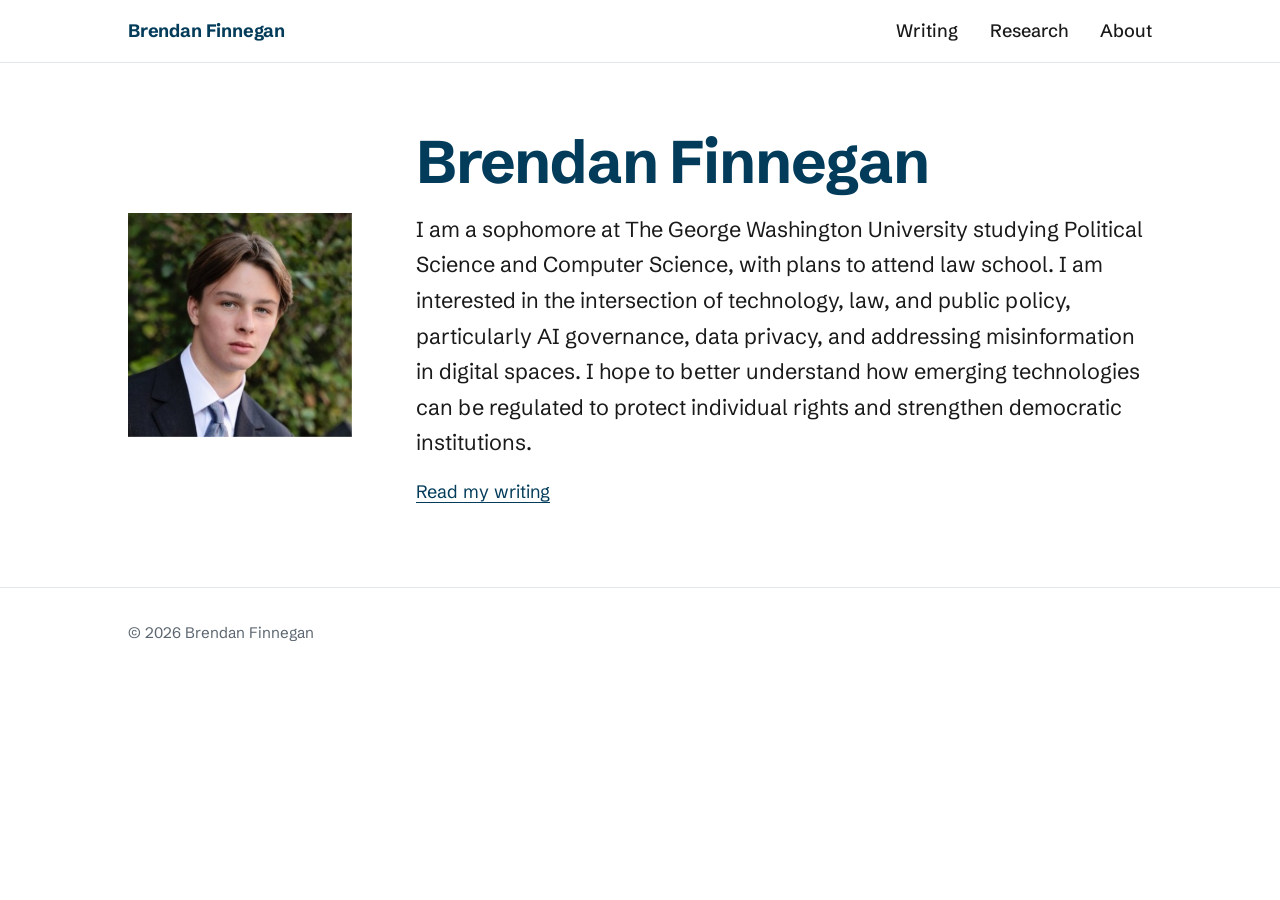
<file: index.html>
<!DOCTYPE html>
<html lang="en">
<head>
  <meta charset="utf-8">
  <meta name="viewport" content="width=device-width, initial-scale=1">
  <title>Brendan Finnegan | Political Science &amp; Computer Science</title>
  <link rel="preconnect" href="https://fonts.googleapis.com">
  <link rel="preconnect" href="https://fonts.gstatic.com" crossorigin>
  <link href="https://fonts.googleapis.com/css2?family=Schibsted+Grotesk:wght@400;500;700&display=swap" rel="stylesheet">
  <link rel="stylesheet" href="styles.css">
	<link rel="icon" href="favicon.png" type="image/png">
  <meta name="description" content="Brendan Finnegan studies political science and computer science at George Washington University, with interests in AI governance and misinformation.">
  <link rel="canonical" href="https://brendanfinnegan.me/">
  <meta property="og:type" content="website">
  <meta property="og:title" content="Brendan Finnegan">
  <meta property="og:description" content="Brendan Finnegan studies political science and computer science at George Washington University, with interests in AI governance and misinformation.">
  <meta property="og:url" content="https://brendanfinnegan.me/">
  <meta property="og:image" content="https://brendanfinnegan.me/images/og-image-v2.png">
  <meta property="og:site_name" content="Brendan Finnegan">
  <meta name="twitter:card" content="summary_large_image">
</head>
<body>
  <header class="site-header">
    <div class="container site-header__inner">
      <a class="site-name" href="index.html">Brendan Finnegan</a>
      <nav aria-label="Main">
        <ul class="nav">
          <li><a href="writing.html">Writing</a></li>
          <li><a href="research.html">Research</a></li>
          <li><a href="about.html">About</a></li>
        </ul>
      </nav>
    </div>
  </header>

  <main>
    <section class="container section hero">
      <img class="hero__photo" src="images/headshot.jpg" alt="Portrait of Brendan Finnegan" width="1000" height="1000">
      <div class="hero__text">
        <h1>Brendan Finnegan</h1>
        <p class="lead">I am a sophomore at The George Washington University studying Political Science and Computer Science, with plans to attend law school. I am interested in the intersection of technology, law, and public policy, particularly AI governance, data privacy, and addressing misinformation in digital spaces. I hope to better understand how emerging technologies can be regulated to protect individual rights and strengthen democratic institutions.</p>
        <p><a href="writing.html">Read my writing</a></p>
      </div>
    </section>
  </main>

  <footer class="site-footer">
    <div class="container">
      <p>&copy; 2026 Brendan Finnegan</p>
    </div>
  </footer>
</body>
</html>
</file>
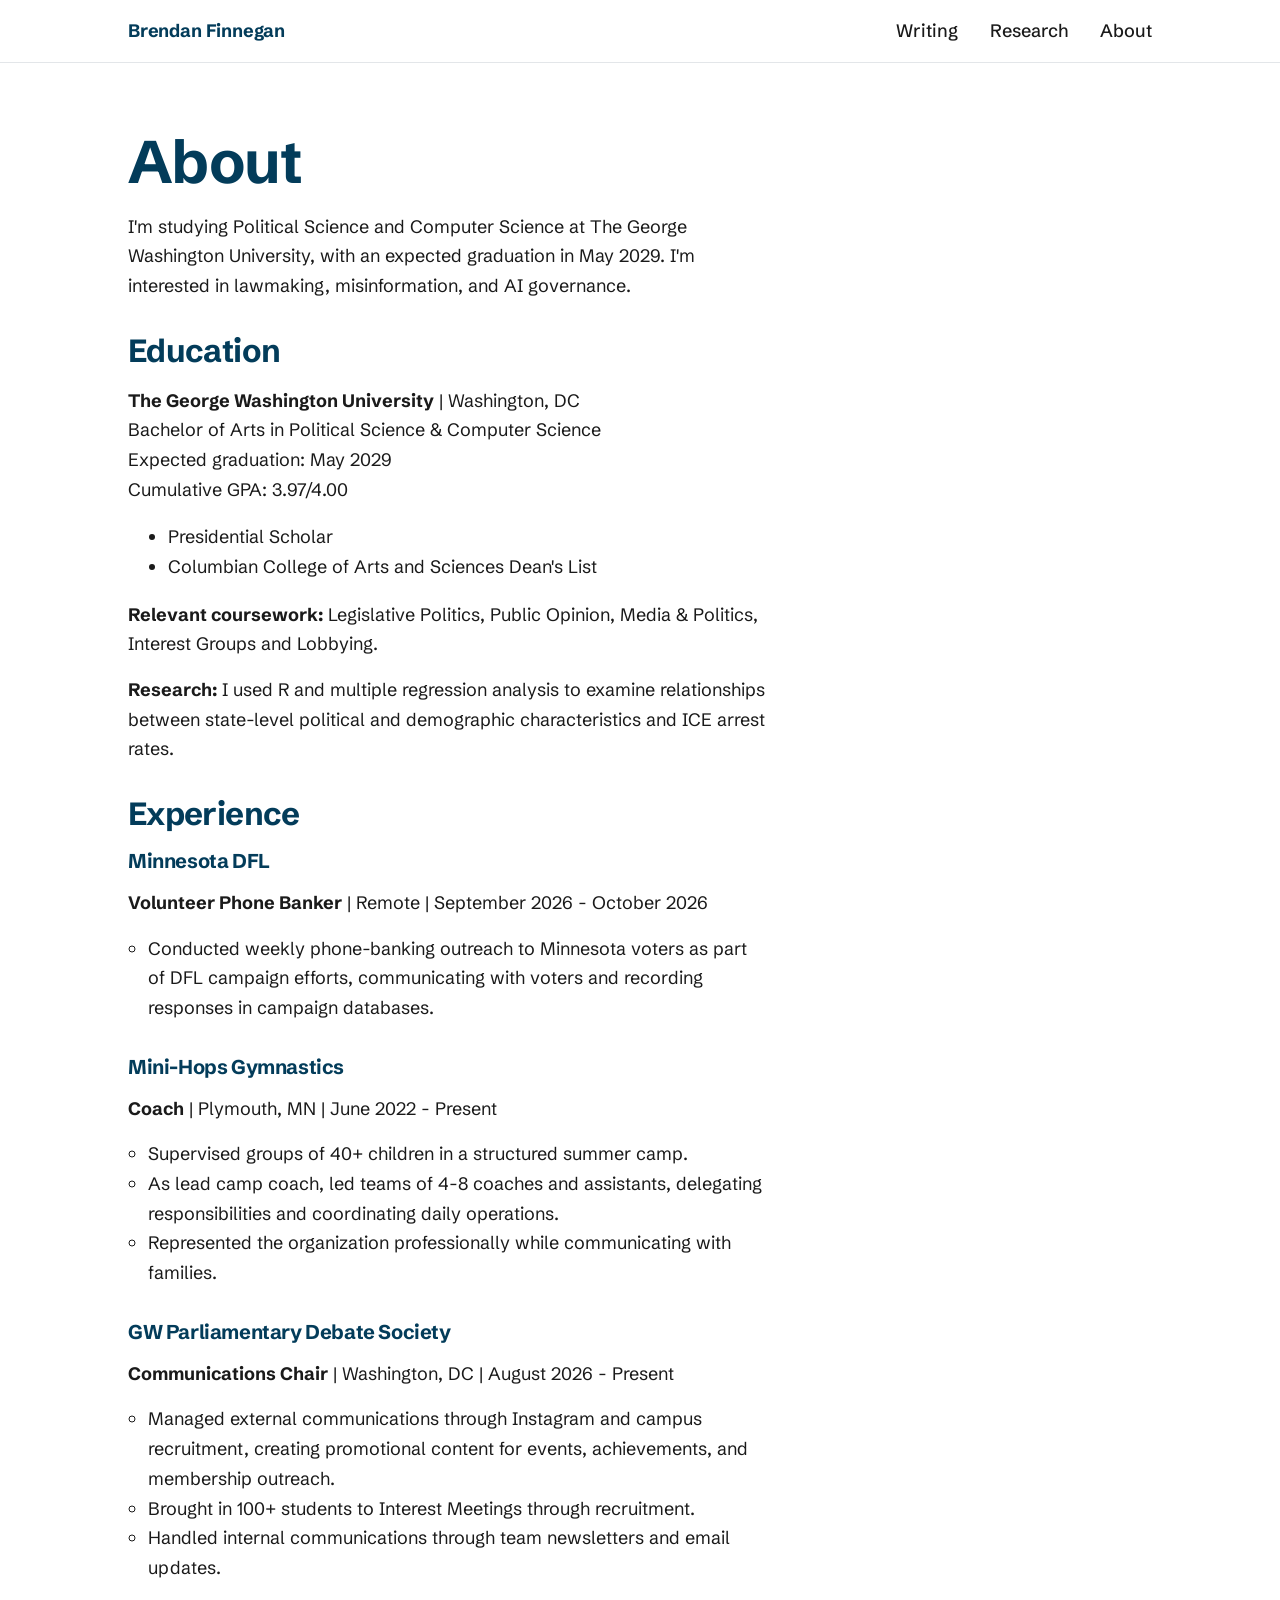
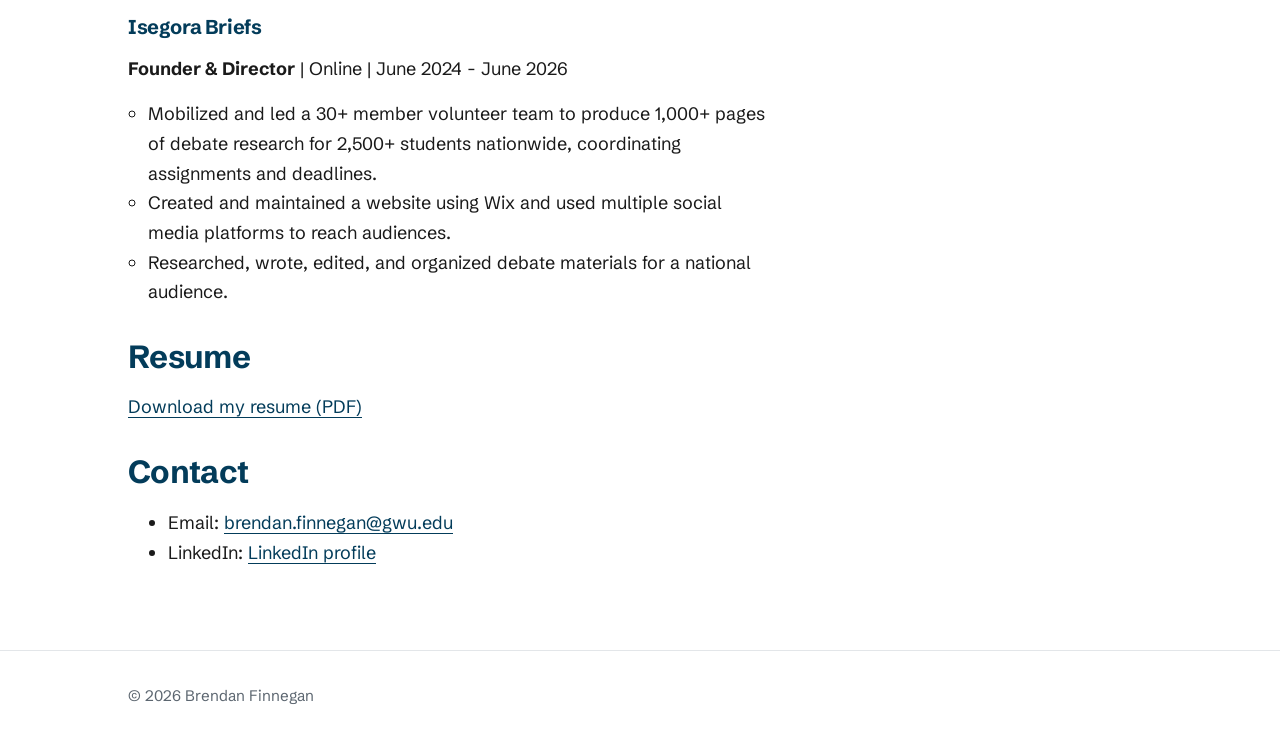
<file: about.html>
<!DOCTYPE html>
<html lang="en">
<head>
  <meta charset="utf-8">
  <meta name="viewport" content="width=device-width, initial-scale=1">
  <title>About | Brendan Finnegan</title>
  <link rel="preconnect" href="https://fonts.googleapis.com">
  <link rel="preconnect" href="https://fonts.gstatic.com" crossorigin>
  <link href="https://fonts.googleapis.com/css2?family=Schibsted+Grotesk:wght@400;500;700&display=swap" rel="stylesheet">
  <link rel="stylesheet" href="styles.css">
	<link rel="icon" href="favicon.png" type="image/png">
  <meta name="description" content="A political science and computer science student at George Washington University researches lawmaking, misinformation, and AI governance.">
  <link rel="canonical" href="https://brendanfinnegan.me/about.html">
  <meta property="og:type" content="website">
  <meta property="og:title" content="About">
  <meta property="og:description" content="A political science and computer science student at George Washington University researches lawmaking, misinformation, and AI governance.">
  <meta property="og:url" content="https://brendanfinnegan.me/about.html">
  <meta property="og:image" content="https://brendanfinnegan.me/images/og-image-v2.png">
  <meta property="og:site_name" content="Brendan Finnegan">
  <meta name="twitter:card" content="summary_large_image">
</head>
<body>
  <header class="site-header">
    <div class="container site-header__inner">
      <a class="site-name" href="index.html">Brendan Finnegan</a>
      <nav aria-label="Main">
        <ul class="nav">
          <li><a href="writing.html">Writing</a></li>
          <li><a href="research.html">Research</a></li>
          <li><a href="about.html">About</a></li>
        </ul>
      </nav>
    </div>
  </header>

  <main class="container section">
    <article class="prose">
      <h1>About</h1>
      <p>I'm studying Political Science and Computer Science at The George Washington University, with an expected graduation in May 2029. I'm interested in lawmaking, misinformation, and AI governance.</p>

      <section aria-labelledby="education-heading">
        <h2 id="education-heading">Education</h2>
        <p><strong>The George Washington University</strong> | Washington, DC<br>
          Bachelor of Arts in Political Science &amp; Computer Science<br>
          Expected graduation: May 2029<br>
          Cumulative GPA: 3.97/4.00</p>
        <ul>
          <li>Presidential Scholar</li>
          <li>Columbian College of Arts and Sciences Dean's List</li>
        </ul>
        <p><strong>Relevant coursework:</strong> Legislative Politics, Public Opinion, Media &amp; Politics, Interest Groups and Lobbying.</p>
        <p><strong>Research:</strong> I used R and multiple regression analysis to examine relationships between state-level political and demographic characteristics and ICE arrest rates.</p>
      </section>

      <section aria-labelledby="experience-heading">
        <h2 id="experience-heading">Experience</h2>
        <ul class="experience-list">
          <li>
            <h3>Minnesota DFL</h3>
            <p><strong>Volunteer Phone Banker</strong> | Remote | September 2026 - October 2026</p>
            <ul class="experience-tasks">
              <li>Conducted weekly phone-banking outreach to Minnesota voters as part of DFL campaign efforts, communicating with voters and recording responses in campaign databases.</li>
            </ul>
          </li>
          <li>
            <h3>Mini-Hops Gymnastics</h3>
            <p><strong>Coach</strong> | Plymouth, MN | June 2022 - Present</p>
            <ul class="experience-tasks">
              <li>Supervised groups of 40+ children in a structured summer camp.</li>
              <li>As lead camp coach, led teams of 4-8 coaches and assistants, delegating responsibilities and coordinating daily operations.</li>
              <li>Represented the organization professionally while communicating with families.</li>
            </ul>
          </li>
          <li>
            <h3>GW Parliamentary Debate Society</h3>
            <p><strong>Communications Chair</strong> | Washington, DC | August 2026 - Present</p>
            <ul class="experience-tasks">
              <li>Managed external communications through Instagram and campus recruitment, creating promotional content for events, achievements, and membership outreach.</li>
              <li>Brought in 100+ students to Interest Meetings through recruitment.</li>
              <li>Handled internal communications through team newsletters and email updates.</li>
            </ul>
          </li>
          <li>
            <h3>Isegora Briefs</h3>
            <p><strong>Founder &amp; Director</strong> | Online | June 2024 - June 2026</p>
            <ul class="experience-tasks">
              <li>Mobilized and led a 30+ member volunteer team to produce 1,000+ pages of debate research for 2,500+ students nationwide, coordinating assignments and deadlines.</li>
              <li>Created and maintained a website using Wix and used multiple social media platforms to reach audiences.</li>
              <li>Researched, wrote, edited, and organized debate materials for a national audience.</li>
            </ul>
          </li>
        </ul>
      </section>

      <section aria-labelledby="resume-heading">
        <h2 id="resume-heading">Resume</h2>
        <p><a href="files/resume.pdf" download>Download my resume (PDF)</a></p>
      </section>

      <section aria-labelledby="contact-heading">
        <h2 id="contact-heading">Contact</h2>
        <ul>
		  <li>Email: <a id="email-link" href="#">available with JavaScript on</a></li> 
	      <li>LinkedIn: <a href="https://www.linkedin.com/in/brendan-e-finnegan/">LinkedIn profile</a></li>
        </ul>
      </section>
    </article>
  </main>

  <footer class="site-footer">
    <div class="container">
      <p>&copy; 2026 Brendan Finnegan</p>
    </div>
  </footer>
  
  <script>
	const user = "brendan.finnegan";
  	const domain = ["gwu", "edu"].join(".");
  	const link = document.getElementById("email-link");
  	link.href = "mailto:" + user + "@" + domain;
  	link.textContent = user + "@" + domain;
  </script>

</body>
</html>
</file>
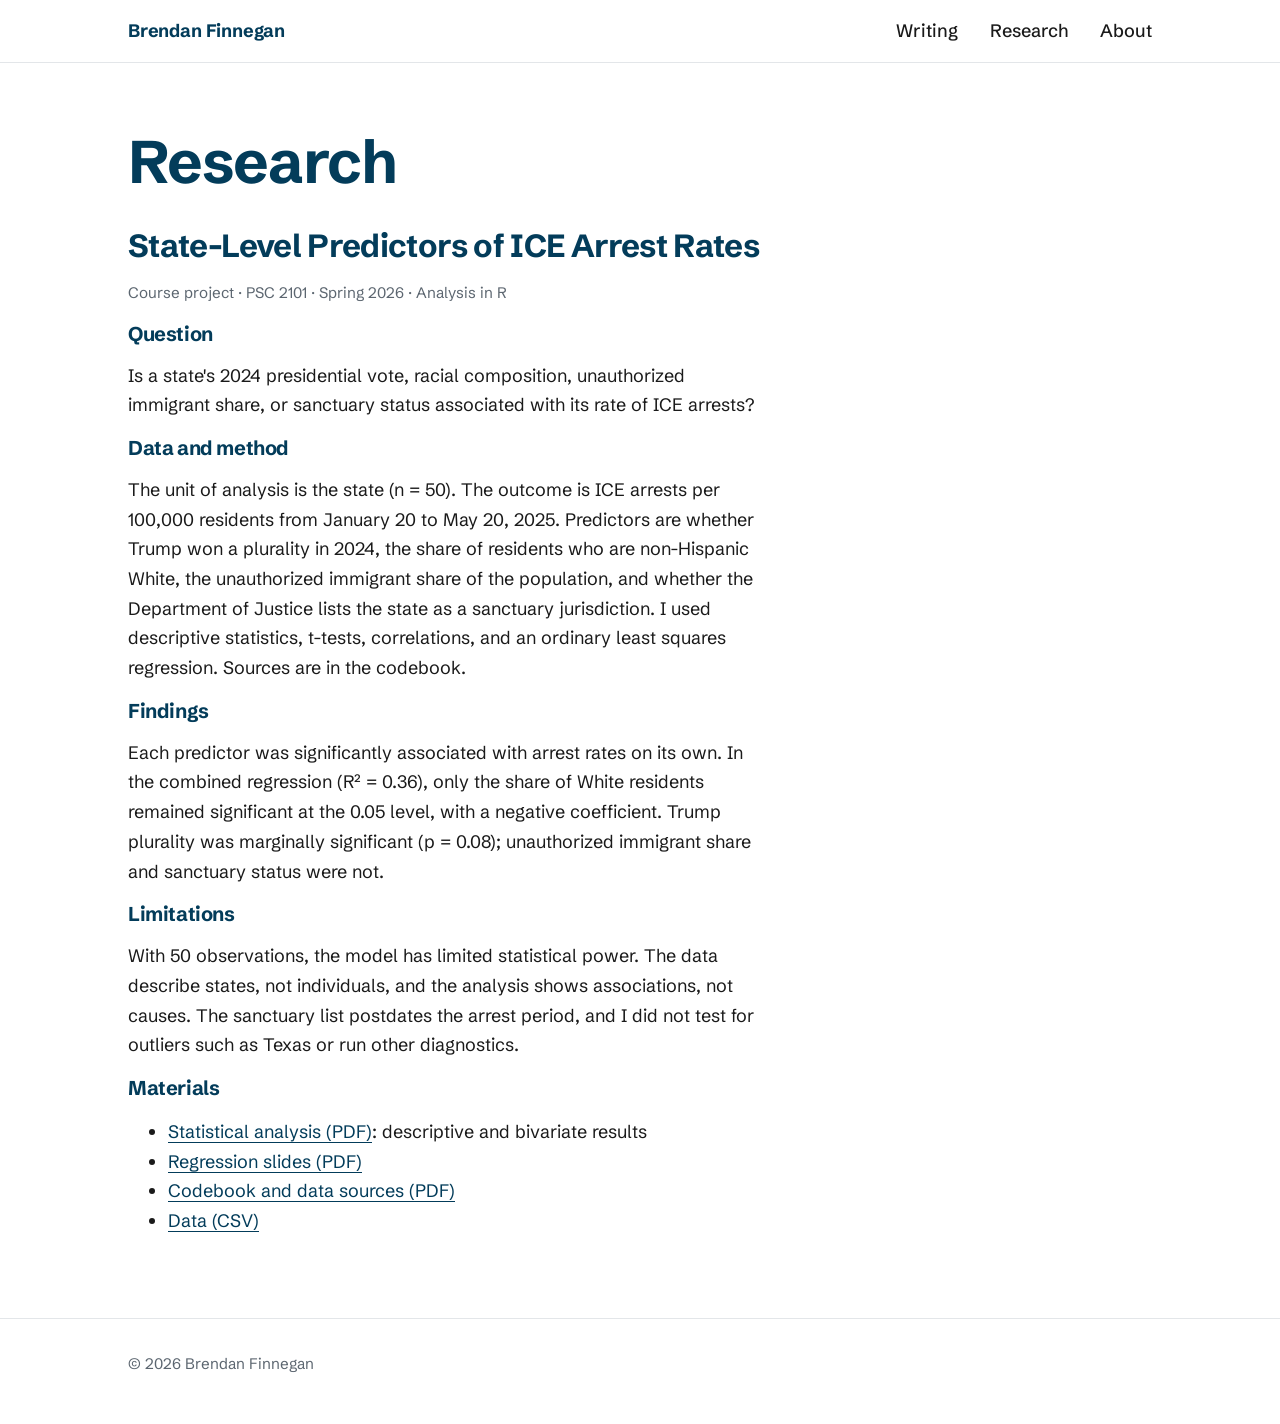
<file: research.html>
<!DOCTYPE html>
<html lang="en">
<head>
  <meta charset="utf-8">
  <meta name="viewport" content="width=device-width, initial-scale=1">
  <title>Research | Brendan Finnegan</title>
  <link rel="preconnect" href="https://fonts.googleapis.com">
  <link rel="preconnect" href="https://fonts.gstatic.com" crossorigin>
  <link href="https://fonts.googleapis.com/css2?family=Schibsted+Grotesk:wght@400;500;700&display=swap" rel="stylesheet">
  <link rel="stylesheet" href="styles.css">
	<link rel="icon" href="favicon.png" type="image/png">
  <meta name="description" content="A state-level analysis of whether presidential vote, racial composition, unauthorized immigrant share, and sanctuary status predict ICE arrest rates.">
  <link rel="canonical" href="https://brendanfinnegan.me/research.html">
  <meta property="og:type" content="website">
  <meta property="og:title" content="Research">
  <meta property="og:description" content="A state-level analysis of whether presidential vote, racial composition, unauthorized immigrant share, and sanctuary status predict ICE arrest rates.">
  <meta property="og:url" content="https://brendanfinnegan.me/research.html">
  <meta property="og:image" content="https://brendanfinnegan.me/images/og-image-v2.png">
  <meta property="og:site_name" content="Brendan Finnegan">
  <meta name="twitter:card" content="summary_large_image">
</head>
<body>
  <header class="site-header">
    <div class="container site-header__inner">
      <a class="site-name" href="index.html">Brendan Finnegan</a>
      <nav aria-label="Main">
        <ul class="nav">
          <li><a href="writing.html">Writing</a></li>
          <li><a href="research.html">Research</a></li>
          <li><a href="about.html">About</a></li>
        </ul>
      </nav>
    </div>
  </header>

<main class="container section">
  <h1>Research</h1>
  <article class="prose">
    <h2>State-Level Predictors of ICE Arrest Rates</h2>
    <p class="post-meta">Course project · PSC 2101 · Spring 2026 · Analysis in R</p>

    <h3>Question</h3>
    <p>Is a state's 2024 presidential vote, racial composition, unauthorized immigrant share, or sanctuary status associated with its rate of ICE arrests?</p>

    <h3>Data and method</h3>
    <p>The unit of analysis is the state (n = 50). The outcome is ICE arrests per 100,000 residents from January 20 to May 20, 2025. Predictors are whether Trump won a plurality in 2024, the share of residents who are non-Hispanic White, the unauthorized immigrant share of the population, and whether the Department of Justice lists the state as a sanctuary jurisdiction. I used descriptive statistics, t-tests, correlations, and an ordinary least squares regression. Sources are in the codebook.</p>

    <h3>Findings</h3>
    <p>Each predictor was significantly associated with arrest rates on its own. In the combined regression (R² = 0.36), only the share of White residents remained significant at the 0.05 level, with a negative coefficient. Trump plurality was marginally significant (p = 0.08); unauthorized immigrant share and sanctuary status were not.</p>

    <h3>Limitations</h3>
    <p>With 50 observations, the model has limited statistical power. The data describe states, not individuals, and the analysis shows associations, not causes. The sanctuary list postdates the arrest period, and I did not test for outliers such as Texas or run other diagnostics.</p>

    <h3>Materials</h3>
    <ul>
      <li><a href="files/ice-arrest-rates-analysis.pdf">Statistical analysis (PDF)</a>: descriptive and bivariate results</li>
      <li><a href="files/ice-arrest-rates-slides.pdf">Regression slides (PDF)</a></li>
      <li><a href="files/ice-arrest-rates-codebook.pdf">Codebook and data sources (PDF)</a></li>
	  <li><a href="files/ice-arrest-rates-data.csv">Data (CSV)</a></li>
    </ul>
  </article>
</main>

  <footer class="site-footer">
    <div class="container">
      <p>&copy; 2026 Brendan Finnegan</p>
    </div>
  </footer>
</body>
</html>
</file>
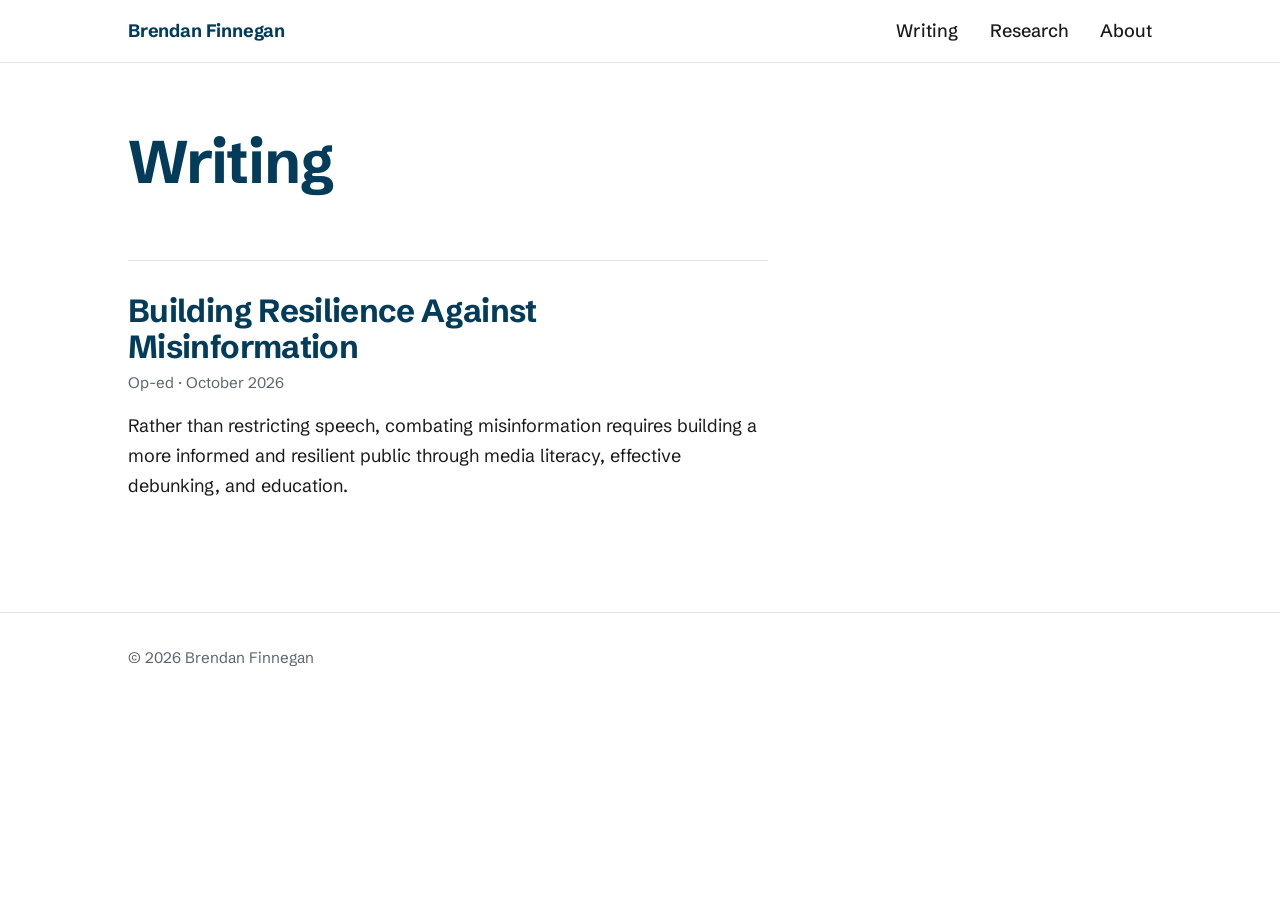
<file: writing.html>
<!DOCTYPE html>
<html lang="en">
<head>
  <meta charset="utf-8">
  <meta name="viewport" content="width=device-width, initial-scale=1">
  <title>Writing | Brendan Finnegan</title>
  <link rel="preconnect" href="https://fonts.googleapis.com">
  <link rel="preconnect" href="https://fonts.gstatic.com" crossorigin>
  <link href="https://fonts.googleapis.com/css2?family=Schibsted+Grotesk:wght@400;500;700&display=swap" rel="stylesheet">
  <link rel="stylesheet" href="styles.css">
	<link rel="icon" href="favicon.png" type="image/png">
  <meta name="description" content="Writing by Brendan Finnegan on misinformation, AI regulation, and the challenges technology poses for public policy and democratic institutions.">
  <link rel="canonical" href="https://brendanfinnegan.me/writing.html">
  <meta property="og:type" content="website">
  <meta property="og:title" content="Writing">
  <meta property="og:description" content="Writing by Brendan Finnegan on misinformation, AI regulation, and the challenges technology poses for public policy and democratic institutions.">
  <meta property="og:url" content="https://brendanfinnegan.me/writing.html">
  <meta property="og:image" content="https://brendanfinnegan.me/images/og-image-v2.png">
  <meta property="og:site_name" content="Brendan Finnegan">
  <meta name="twitter:card" content="summary_large_image">
</head>
<body>
  <header class="site-header">
    <div class="container site-header__inner">
      <a class="site-name" href="index.html">Brendan Finnegan</a>
      <nav aria-label="Main">
        <ul class="nav">
          <li><a href="writing.html">Writing</a></li>
          <li><a href="research.html">Research</a></li>
          <li><a href="about.html">About</a></li>
        </ul>
      </nav>
    </div>
  </header>

  <main class="container section">
    <h1>Writing</h1>
    <ul class="post-list">
      <li class="post">
        <h2><a href="writing/misinformation-op-ed.html">Building Resilience Against Misinformation</a></h2>
        <p class="post-meta">Op-ed · October 2026</p>
        <p>Rather than restricting speech, combating misinformation requires building a more informed and resilient public through media literacy, effective debunking, and education.</p>
      </li>
      <!-- <li class="post">
        <h2><a href="writing/congress-ai-regulation.html">Why Congress Is Struggling to Regulate AI</a></h2>
        <p class="post-meta">Blog post · In progress</p>
        <p>An exploration of the challenges Congress faces in regulating artificial intelligence.</p>
      </li> -->
    </ul>
  </main>

  <footer class="site-footer">
    <div class="container">
      <p>&copy; 2026 Brendan Finnegan</p>
    </div>
  </footer>
</body>
</html>
</file>
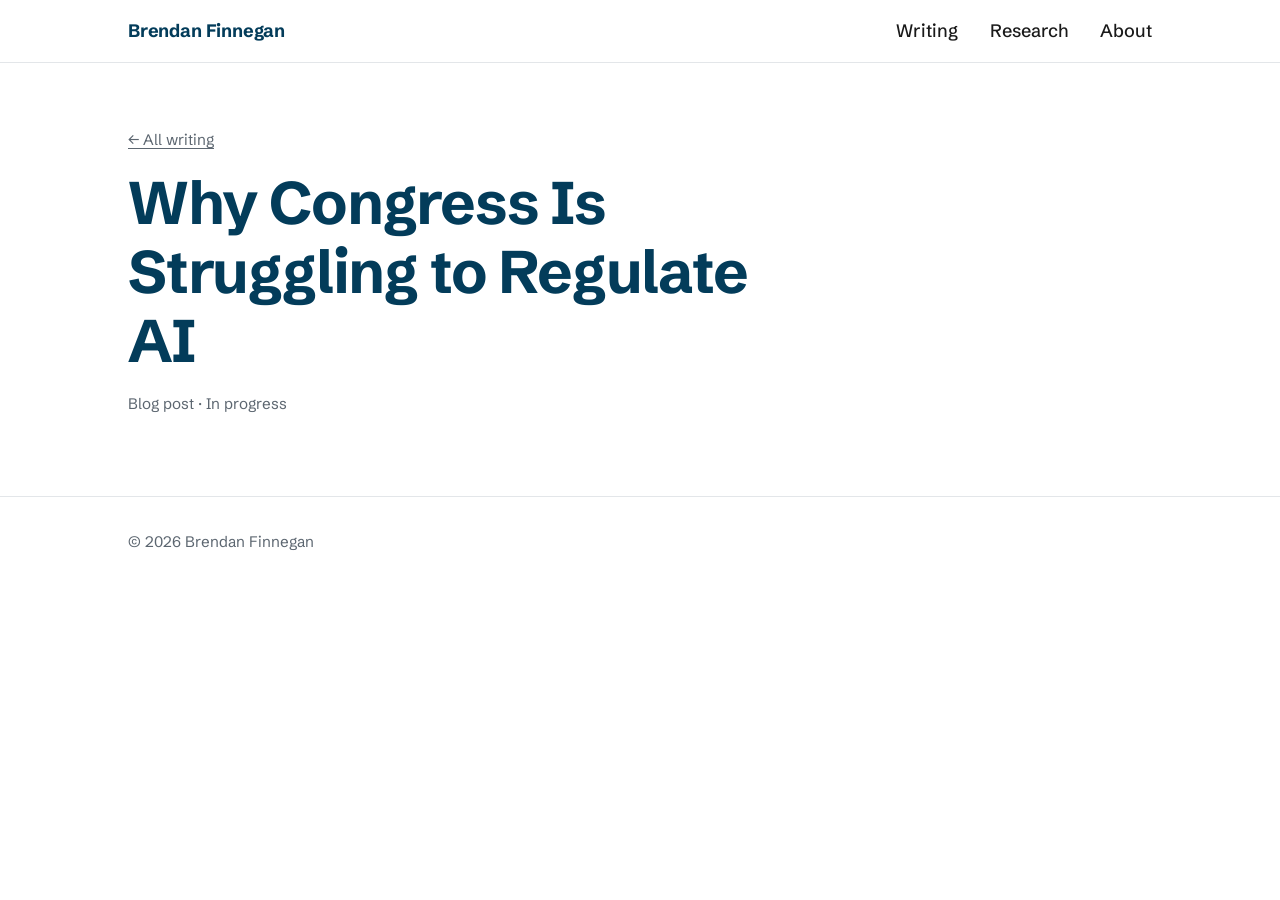
<file: writing/congress-ai-regulation.html>
<!DOCTYPE html>
<html lang="en">
<head>
  <meta charset="utf-8">
  <meta name="viewport" content="width=device-width, initial-scale=1">
  <title>Why Congress Is Struggling to Regulate AI | Brendan Finnegan</title>
  <link rel="preconnect" href="https://fonts.googleapis.com">
  <link rel="preconnect" href="https://fonts.gstatic.com" crossorigin>
  <link href="https://fonts.googleapis.com/css2?family=Schibsted+Grotesk:wght@400;500;700&display=swap" rel="stylesheet">
  <link rel="stylesheet" href="../styles.css">
	<link rel="icon" href="../favicon.png" type="image/png">
  <meta name="description" content="TODO: This in-progress article will describe Brendan Finnegan's analysis of why Congress faces challenges in regulating artificial intelligence.">
  <link rel="canonical" href="https://brendanfinnegan.me/writing/congress-ai-regulation.html">
  <meta property="og:type" content="article">
  <meta property="og:title" content="Why Congress Is Struggling to Regulate AI">
  <meta property="og:description" content="TODO: This in-progress article will describe Brendan Finnegan's analysis of why Congress faces challenges in regulating artificial intelligence.">
  <meta property="og:url" content="https://brendanfinnegan.me/writing/congress-ai-regulation.html">
  <meta property="og:image" content="https://brendanfinnegan.me/images/og-image-v2.png">
  <meta property="og:site_name" content="Brendan Finnegan">
  <meta name="twitter:card" content="summary_large_image">
</head>
<body>
  <header class="site-header">
    <div class="container site-header__inner">
      <a class="site-name" href="../index.html">Brendan Finnegan</a>
      <nav aria-label="Main">
        <ul class="nav">
          <li><a href="../writing.html">Writing</a></li>
          <li><a href="../research.html">Research</a></li>
          <li><a href="../about.html">About</a></li>
        </ul>
      </nav>
    </div>
  </header>

  <main class="container section">
    <article class="prose">
      <p class="post-meta"><a href="../writing.html">&larr; All writing</a></p>
      <h1>Why Congress Is Struggling to Regulate AI</h1>
      <p class="post-meta">Blog post · In progress</p>

      <!-- Insert the finished post here. -->
    </article>
  </main>

  <footer class="site-footer">
    <div class="container">
      <p>&copy; 2026 Brendan Finnegan</p>
    </div>
  </footer>
</body>
</html>
</file>
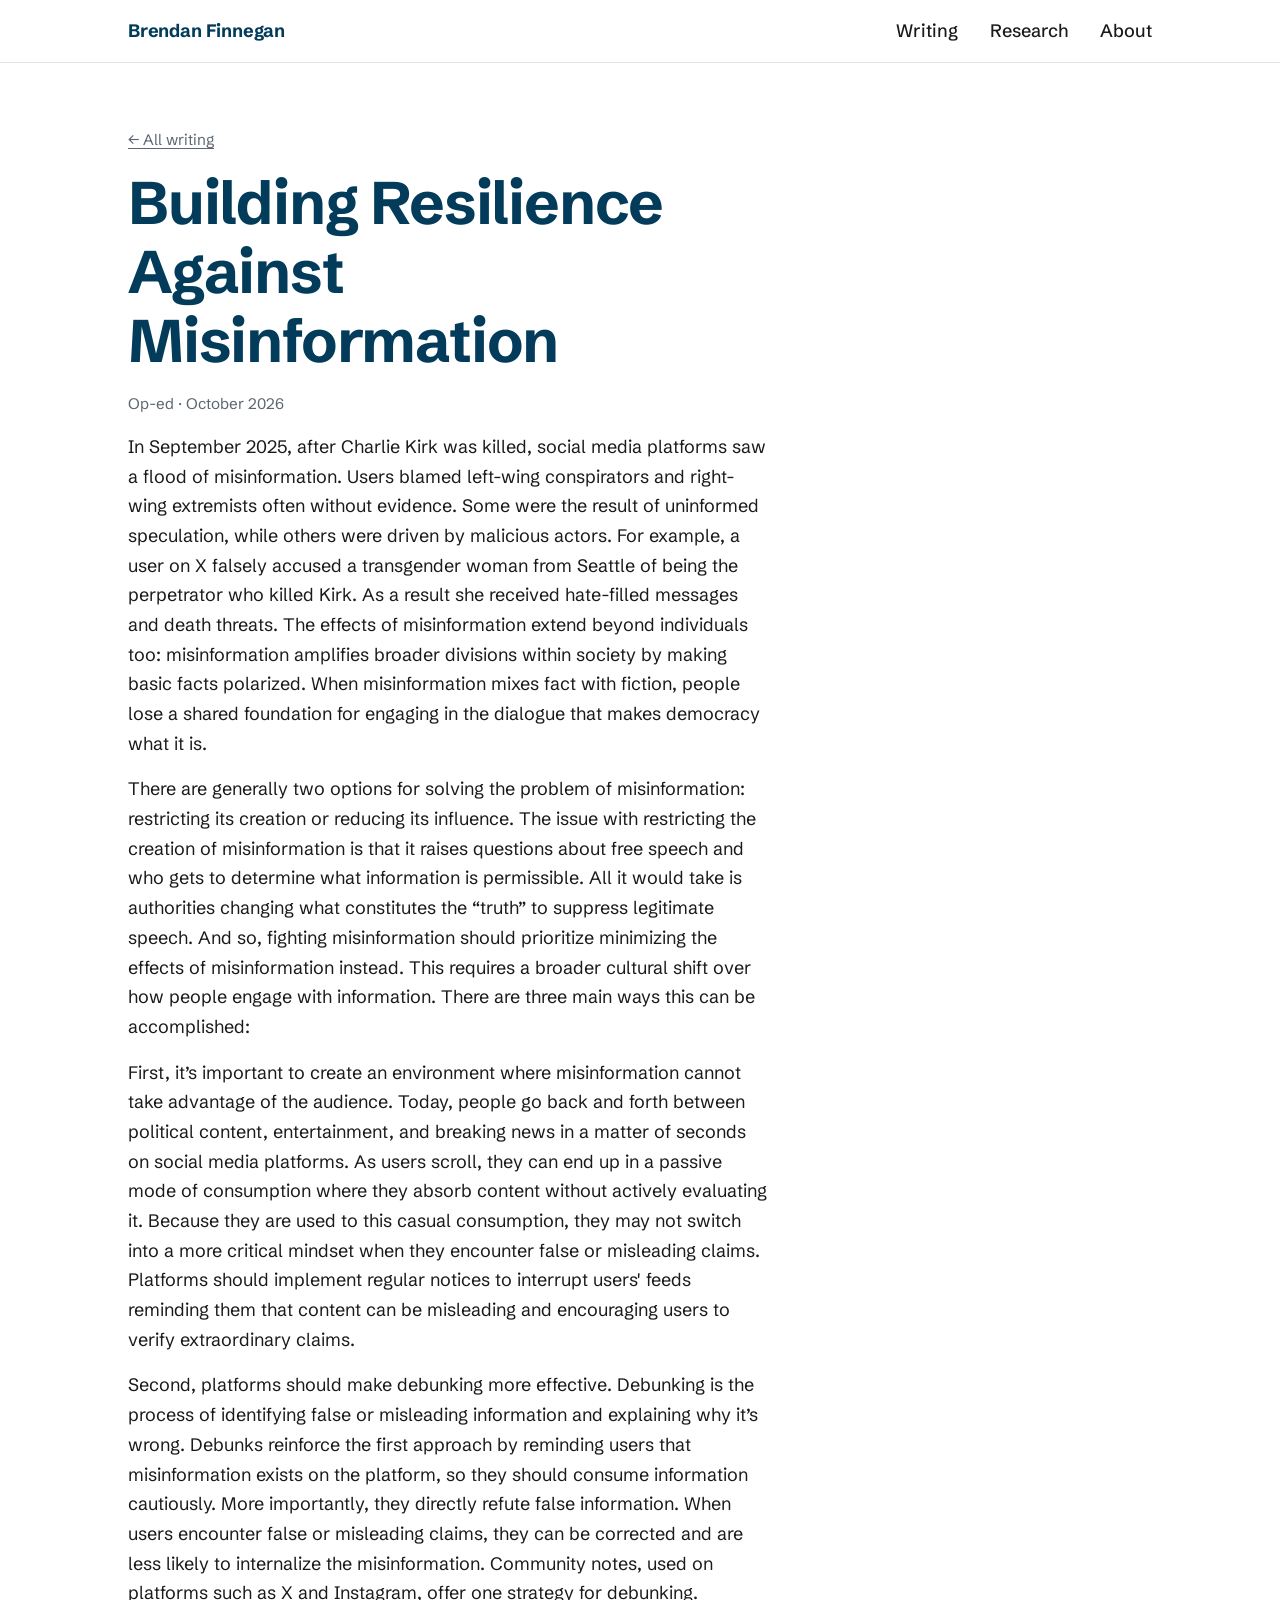
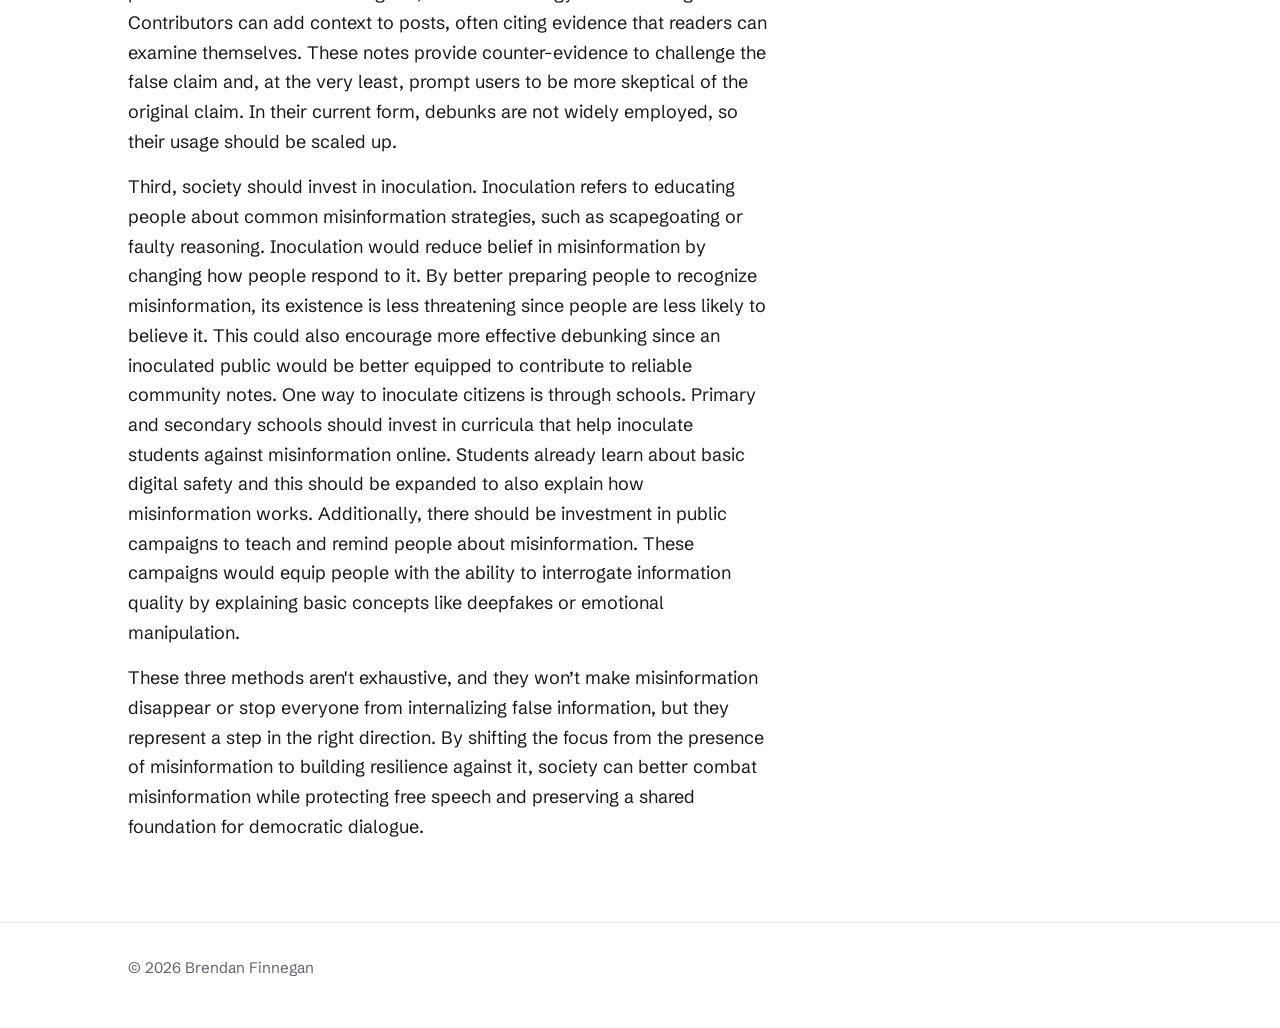
<file: writing/misinformation-op-ed.html>
<!DOCTYPE html>
<html lang="en">
<head>
  <meta charset="utf-8">
  <meta name="viewport" content="width=device-width, initial-scale=1">
  <title>Title of the op-ed | Brendan Finnegan</title>
  <link rel="preconnect" href="https://fonts.googleapis.com">
  <link rel="preconnect" href="https://fonts.gstatic.com" crossorigin>
  <link href="https://fonts.googleapis.com/css2?family=Schibsted+Grotesk:wght@400;500;700&display=swap" rel="stylesheet">
  <link rel="stylesheet" href="../styles.css">
	<link rel="icon" href="../favicon.png" type="image/png">
  <meta name="description" content="An op-ed argues that media literacy, effective debunking, and education can build resilience against misinformation while protecting free speech.">
  <link rel="canonical" href="https://brendanfinnegan.me/writing/misinformation-op-ed.html">
  <meta property="og:type" content="article">
  <meta property="og:title" content="Title of the op-ed">
  <meta property="og:description" content="An op-ed argues that media literacy, effective debunking, and education can build resilience against misinformation while protecting free speech.">
  <meta property="og:url" content="https://brendanfinnegan.me/writing/misinformation-op-ed.html">
  <meta property="og:image" content="https://brendanfinnegan.me/images/og-image-v2.png">
  <meta property="og:site_name" content="Brendan Finnegan">
  <meta name="twitter:card" content="summary_large_image">
</head>
<body>
  <header class="site-header">
    <div class="container site-header__inner">
      <a class="site-name" href="../index.html">Brendan Finnegan</a>
      <nav aria-label="Main">
        <ul class="nav">
          <li><a href="../writing.html">Writing</a></li>
          <li><a href="../research.html">Research</a></li>
          <li><a href="../about.html">About</a></li>
        </ul>
      </nav>
    </div>
  </header>

  <main class="container section">
    <article class="prose">
      <p class="post-meta"><a href="../writing.html">&larr; All writing</a></p>
      <h1>Building Resilience Against Misinformation</h1>
      <p class="post-meta">Op-ed · October 2026</p>

      <p>In September 2025, after Charlie Kirk was killed, social media platforms saw a flood of misinformation. Users blamed left-wing conspirators and right-wing extremists often without evidence. Some were the result of uninformed speculation, while others were driven by malicious actors. For example, a user on X falsely accused a transgender woman from Seattle of being the perpetrator who killed Kirk. As a result she received hate-filled messages and death threats. The effects of misinformation extend beyond individuals too: misinformation amplifies broader divisions within society by making basic facts polarized. When misinformation mixes fact with fiction, people lose a shared foundation for engaging in the dialogue that makes democracy what it is.</p>

      <p>There are generally two options for solving the problem of misinformation: restricting its creation or reducing its influence. The issue with restricting the creation of misinformation is that it raises questions about free speech and who gets to determine what information is permissible. All it would take is authorities changing what constitutes the “truth” to suppress legitimate speech. And so, fighting misinformation should prioritize minimizing the effects of misinformation instead. This requires a broader cultural shift over how people engage with information. There are three main ways this can be accomplished:</p>

      <p>First, it’s important to create an environment where misinformation cannot take advantage of the audience. Today, people go back and forth between political content, entertainment, and breaking news in a matter of seconds on social media platforms. As users scroll, they can end up in a passive mode of consumption where they absorb content without actively evaluating it. Because they are used to this casual consumption, they may not switch into a more critical mindset when they encounter false or misleading claims. Platforms should implement regular notices to interrupt users' feeds reminding them that content can be misleading and encouraging users to verify extraordinary claims.</p>

      <p>Second, platforms should make debunking more effective. Debunking is the process of identifying false or misleading information and explaining why it’s wrong. Debunks reinforce the first approach by reminding users that misinformation exists on the platform, so they should consume information cautiously. More importantly, they directly refute false information. When users encounter false or misleading claims, they can be corrected and are less likely to internalize the misinformation. Community notes, used on platforms such as X and Instagram, offer one strategy for debunking. Contributors can add context to posts, often citing evidence that readers can examine themselves. These notes provide counter-evidence to challenge the false claim and, at the very least, prompt users to be more skeptical of the original claim. In their current form, debunks are not widely employed, so their usage should be scaled up.</p>

      <p>Third, society should invest in inoculation. Inoculation refers to educating people about common misinformation strategies, such as scapegoating or faulty reasoning. Inoculation would reduce belief in misinformation by changing how people respond to it. By better preparing people to recognize misinformation, its existence is less threatening since people are less likely to believe it. This could also encourage more effective debunking since an inoculated public would be better equipped to contribute to reliable community notes. One way to inoculate citizens is through schools. Primary and secondary schools should invest in curricula that help inoculate students against misinformation online. Students already learn about basic digital safety and this should be expanded to also explain how misinformation works. Additionally, there should be investment in public campaigns to teach and remind people about misinformation. These campaigns would equip people with the ability to interrogate information quality by explaining basic concepts like deepfakes or emotional manipulation.</p>

      <p>These three methods aren't exhaustive, and they won’t make misinformation disappear or stop everyone from internalizing false information, but they represent a step in the right direction. By shifting the focus from the presence of misinformation to building resilience against it, society can better combat misinformation while protecting free speech and preserving a shared foundation for democratic dialogue.</p>
    </article>
  </main>

  <footer class="site-footer">
    <div class="container">
      <p>&copy; 2026 Brendan Finnegan</p>
    </div>
  </footer>
</body>
</html>
</file>
<file: styles.css>
/* ---------- Design tokens: change a value here, it changes everywhere ---------- */
:root {
  --navy: #033C5A;
  --text: #1a1a1a;
  --muted: #5c6670;
  --line: #e3e6e9;
  --tint: #f4f7f9;
  --white: #ffffff;

  --font: "Schibsted Grotesk", system-ui, -apple-system, "Segoe UI", sans-serif;

  --space-1: 0.5rem;
  --space-2: 1rem;
  --space-3: 2rem;
  --space-4: 4rem;

  --measure: 40rem;  /* width of reading text */
  --wide: 64rem;     /* width of overall page */
}

/* ---------- Base ---------- */
*, *::before, *::after { box-sizing: border-box; }

body {
  margin: 0;
  font-family: var(--font);
  font-size: 1.125rem;
  line-height: 1.65;
  color: var(--text);
  background: var(--white);
}

h1, h2, h3 {
  color: var(--navy);
  font-weight: 700;
  line-height: 1.15;
  letter-spacing: -0.02em;
  margin: 0 0 var(--space-2);
}
h1 { font-size: clamp(2.25rem, 5vw + 1rem, 3.75rem); }
h2 { font-size: clamp(1.5rem, 2vw + 1rem, 2rem); }
h3 { font-size: 1.25rem; }

p { margin: 0 0 var(--space-2); }

a { color: var(--navy); text-underline-offset: 0.2em; }
a:hover { text-decoration-thickness: 2px; }
a:focus-visible { outline: 3px solid var(--navy); outline-offset: 3px; }

img { display: block; max-width: 100%; height: auto; }

/* ---------- Layout helpers ---------- */
.container { width: min(var(--wide), 100% - 3rem); margin-inline: auto; }
.prose { max-width: var(--measure); }
.section { padding-block: var(--space-4); }
.section--tint { background: var(--tint); }

/* ---------- Header ---------- */
.site-header { border-bottom: 1px solid var(--line); }
.site-header__inner {
  display: flex; flex-wrap: wrap; justify-content: space-between;
  align-items: center; gap: var(--space-2); padding-block: var(--space-2);
}
.site-name { font-weight: 700; color: var(--navy); text-decoration: none; letter-spacing: -0.01em; }
.nav { display: flex; gap: var(--space-3); list-style: none; margin: 0; padding: 0; }
.nav a { color: var(--text); font-weight: 500; text-decoration: none; }
.nav a:hover { color: var(--navy); text-decoration: underline; text-underline-offset: 0.3em; }

/* ---------- Hero ---------- */
.hero { display: grid; gap: var(--space-3); align-items: center; }
.hero__photo { width: 100%; max-width: 18rem; aspect-ratio: 1; object-fit: cover; }
.lead { font-size: 1.35rem; }
@media (min-width: 48rem) {
  .hero { grid-template-columns: 14rem 1fr; gap: var(--space-4); }
  .hero__photo { width: 100%; }
}

/* ---------- Footer ---------- */
.site-footer { border-top: 1px solid var(--line); padding-block: var(--space-3); color: var(--muted); font-size: 0.95rem; }

/* ---------- Writing ---------- */
.post-list { list-style: none; margin: var(--space-4) 0 0; padding: 0; max-width: var(--measure); }
.post { padding-block: var(--space-3); border-top: 1px solid var(--line); }
.post h2 { margin-bottom: 0.25rem; }
.post h2 a { text-decoration: none; }
.post h2 a:hover { text-decoration: underline; }
.post-meta { color: var(--muted); font-size: 0.95rem; margin-bottom: var(--space-2); }
.post-meta a { color: var(--muted); }
article h2 { margin-top: var(--space-3); }

/* ---------- About ---------- */
.experience-list { list-style: none; margin: 0; padding: 0; }
.experience-list > li + li { margin-top: var(--space-3); }
.experience-tasks { margin: 0; padding-left: 1.25rem; }
</file>
